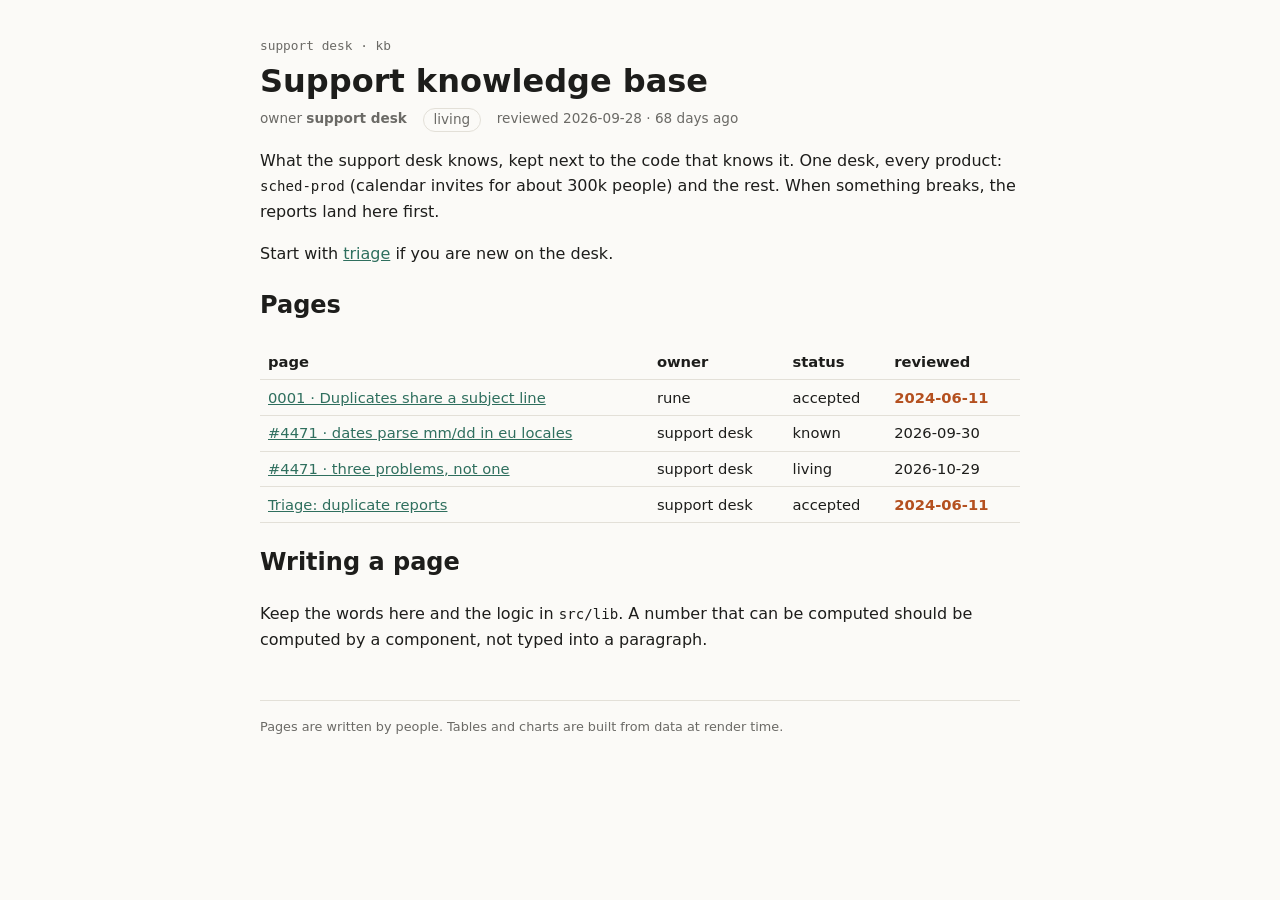
<file: rendered/kb.html>
<!doctype html>
<html lang="en">
  <head>
    <meta charset="utf-8" />
    <link href="./_app/immutable/entry/start.DHGSJWrH.js" rel="modulepreload">
		<link href="./_app/immutable/entry/payload.DSmR2FwN.js" rel="modulepreload">
		<link href="./_app/immutable/chunks/CRzLMJPS.js" rel="modulepreload">
		<link href="./_app/immutable/chunks/CiqoZ2A1.js" rel="modulepreload">
		<link href="./_app/immutable/chunks/CHfFqfNT.js" rel="modulepreload">
		<link href="./_app/immutable/chunks/DQG8lHS1.js" rel="modulepreload">
		<link href="./_app/immutable/entry/app.Du_1w2pz.js" rel="modulepreload">
		<link href="./_app/immutable/nodes/0.Izv2btRW.js" rel="modulepreload">
		<link href="./_app/immutable/chunks/DK3Fl9T5.js" rel="modulepreload">
		<link href="./_app/immutable/nodes/3.5qe-xXiz.js" rel="modulepreload">
		<link href="./_app/immutable/chunks/D2aY45x6.js" rel="modulepreload">
		<link href="./_app/immutable/chunks/B90MN3EE.js" rel="modulepreload">
		<link href="./_app/immutable/chunks/CX3lS4X4.js" rel="modulepreload">
		<link href="./_app/immutable/chunks/B1Yi8tH4.js" rel="modulepreload">
		<link href="./_app/immutable/chunks/CVBzP17p.js" rel="modulepreload">
		<link href="./_app/immutable/chunks/DcZ9TEUN.js" rel="modulepreload">
		<link href="./_app/immutable/chunks/CRYDMxNg.js" rel="modulepreload">
		<link href="./_app/immutable/chunks/Cj8h0tL3.js" rel="modulepreload">
		<!--e2jw2j--><!----><title>Support knowledge base · support kb</title>
		<link href="./_app/immutable/assets/runbook.COyw0cbZ.css" rel="stylesheet">
		<link href="./_app/immutable/assets/Callout.AbLv9dM_.css" rel="stylesheet">
		<link href="./_app/immutable/assets/_page.D56XP2ro.css" rel="stylesheet">
		<link href="./_app/immutable/assets/_page.dPWTHSUa.css" rel="stylesheet">
		<link href="./_app/immutable/assets/_page.DO6Yid7X.css" rel="stylesheet">
		<link href="./_app/immutable/assets/3.Bt0MwIZg.css" rel="stylesheet">
  </head>
  <body>
    <div style="display: contents"><!--[--><!--[--><!--[0--><!--[--><!--[--><!--[-1--><!--[--><div class="kb svelte-e2jw2j"><header><a class="crumb svelte-e2jw2j" href="/kb">support desk · kb</a> <h1 class="svelte-e2jw2j">Support knowledge base</h1> <p class="meta svelte-e2jw2j"><span>owner <b>support desk</b></span> <span class="status living svelte-e2jw2j">living</span> <span class="svelte-e2jw2j">reviewed 2026-09-28 · 31 days ago</span></p></header> <!--[-1--><!--]--> <main><p>What the support desk knows, kept next to the code that knows it. One desk, every product: <code>sched-prod</code> (calendar invites for about 300k people) and the rest. When something breaks, the reports land here first.</p> <p>Start with <a href="/kb/triage/dedupe">triage</a> if you are new on the desk.</p> <h2>Pages</h2> <table><thead><tr><th>page</th><th>owner</th><th>status</th><th>reviewed</th></tr></thead><tbody><!--[--><tr><td><a href="/kb/decisions/0001-dedupe-by-subject">0001 · Duplicates share a subject line</a></td><td>rune</td><td>accepted</td><td class="svelte-tbc1ha stale">2024-06-11</td></tr><tr><td><a href="/kb/incidents/4471">#4471 · dates parse mm/dd in eu locales</a></td><td>support desk</td><td>known</td><td class="svelte-tbc1ha">2026-09-30</td></tr><tr><td><a href="/kb/incidents/4471-split">#4471 · three problems, not one</a></td><td>support desk</td><td>living</td><td class="svelte-tbc1ha">2026-10-29</td></tr><tr><td><a href="/kb/triage/dedupe">Triage: duplicate reports</a></td><td>support desk</td><td>accepted</td><td class="svelte-tbc1ha stale">2024-06-11</td></tr><!--]--></tbody></table><!----> <h2>Writing a page</h2> <p>Keep the words here and the logic in <code>src/lib</code>. A number that can be computed should be
computed by a component, not typed into a paragraph.</p><!----></main> <footer class="svelte-e2jw2j">Pages are written by people. Tables and charts are built from data at render time.</footer></div><!--]--><!--]--><!--]--><!----><!--]--><!--]--><!--]--><!----> <!--[-1--><!--]--><!--]-->
			
			<script>
				{
					__sveltekit_70u590 = {
						base: new URL(".", location).pathname.slice(0, -1),
						version: "1793301837416"
					};

					const element = document.currentScript.parentElement;

					import("./_app/immutable/entry/start.DHGSJWrH.js").then(async (kit) => {
						kit.init(__sveltekit_70u590);
						const app = await import("./_app/immutable/entry/app.Du_1w2pz.js");
						kit.start(app, element, {
							node_ids: [0, 3],
							data: [null,null],
							form: null,
							error: null
						});
					});
				}
			</script>
		</div>
  </body>
</html>
</file>
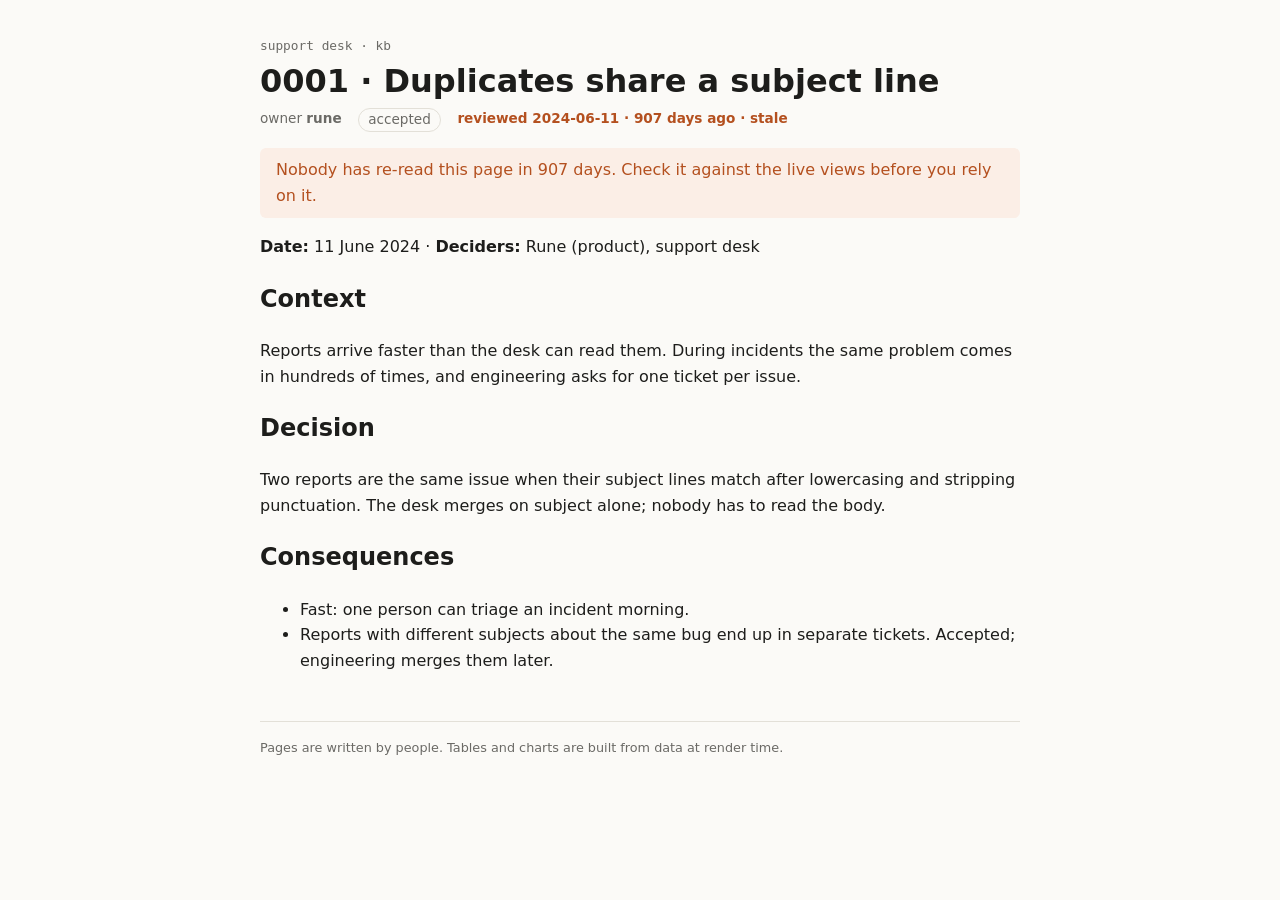
<file: rendered/kb/decisions/0001-dedupe-by-subject.html>
<!doctype html>
<html lang="en">
  <head>
    <meta charset="utf-8" />
    <link href="../../_app/immutable/entry/start.DHGSJWrH.js" rel="modulepreload">
		<link href="../../_app/immutable/entry/payload.DSmR2FwN.js" rel="modulepreload">
		<link href="../../_app/immutable/chunks/CRzLMJPS.js" rel="modulepreload">
		<link href="../../_app/immutable/chunks/CiqoZ2A1.js" rel="modulepreload">
		<link href="../../_app/immutable/chunks/CHfFqfNT.js" rel="modulepreload">
		<link href="../../_app/immutable/chunks/DQG8lHS1.js" rel="modulepreload">
		<link href="../../_app/immutable/entry/app.Du_1w2pz.js" rel="modulepreload">
		<link href="../../_app/immutable/nodes/0.Izv2btRW.js" rel="modulepreload">
		<link href="../../_app/immutable/chunks/DK3Fl9T5.js" rel="modulepreload">
		<link href="../../_app/immutable/nodes/4.CQXSqbuI.js" rel="modulepreload">
		<link href="../../_app/immutable/chunks/CX3lS4X4.js" rel="modulepreload">
		<link href="../../_app/immutable/chunks/D2aY45x6.js" rel="modulepreload">
		<link href="../../_app/immutable/chunks/B90MN3EE.js" rel="modulepreload">
		<!--e2jw2j--><!----><title>0001 · Duplicates share a subject line · support kb</title>
		<link href="../../_app/immutable/assets/runbook.COyw0cbZ.css" rel="stylesheet">
  </head>
  <body>
    <div style="display: contents"><!--[--><!--[--><!--[0--><!--[--><!--[--><!--[-1--><!--[--><div class="kb svelte-e2jw2j"><header><a class="crumb svelte-e2jw2j" href="/kb">support desk · kb</a> <h1 class="svelte-e2jw2j">0001 · Duplicates share a subject line</h1> <p class="meta svelte-e2jw2j"><span>owner <b>rune</b></span> <span class="status accepted svelte-e2jw2j">accepted</span> <span class="svelte-e2jw2j stale">reviewed 2024-06-11 · 870 days ago · stale</span></p></header> <!--[0--><p class="banner svelte-e2jw2j">Nobody has re-read this page in 870 days. Check it against the live views before you rely on it.</p><!--]--> <main><p><strong>Date:</strong> 11 June 2024 · <strong>Deciders:</strong> Rune (product), support desk</p> <h2>Context</h2> <p>Reports arrive faster than the desk can read them. During incidents the same problem comes in
hundreds of times, and engineering asks for one ticket per issue.</p> <h2>Decision</h2> <p>Two reports are the same issue when their subject lines match after lowercasing and stripping
punctuation. The desk merges on subject alone; nobody has to read the body.</p> <h2>Consequences</h2> <ul><li>Fast: one person can triage an incident morning.</li> <li>Reports with different subjects about the same bug end up in separate tickets. Accepted;
engineering merges them later.</li></ul><!----></main> <footer class="svelte-e2jw2j">Pages are written by people. Tables and charts are built from data at render time.</footer></div><!--]--><!--]--><!--]--><!----><!--]--><!--]--><!--]--><!----> <!--[-1--><!--]--><!--]-->
			
			<script>
				{
					__sveltekit_70u590 = {
						base: new URL("../..", location).pathname.slice(0, -1),
						version: "1793301837416"
					};

					const element = document.currentScript.parentElement;

					import("../../_app/immutable/entry/start.DHGSJWrH.js").then(async (kit) => {
						kit.init(__sveltekit_70u590);
						const app = await import("../../_app/immutable/entry/app.Du_1w2pz.js");
						kit.start(app, element, {
							node_ids: [0, 4],
							data: [null,null],
							form: null,
							error: null
						});
					});
				}
			</script>
		</div>
  </body>
</html>
</file>
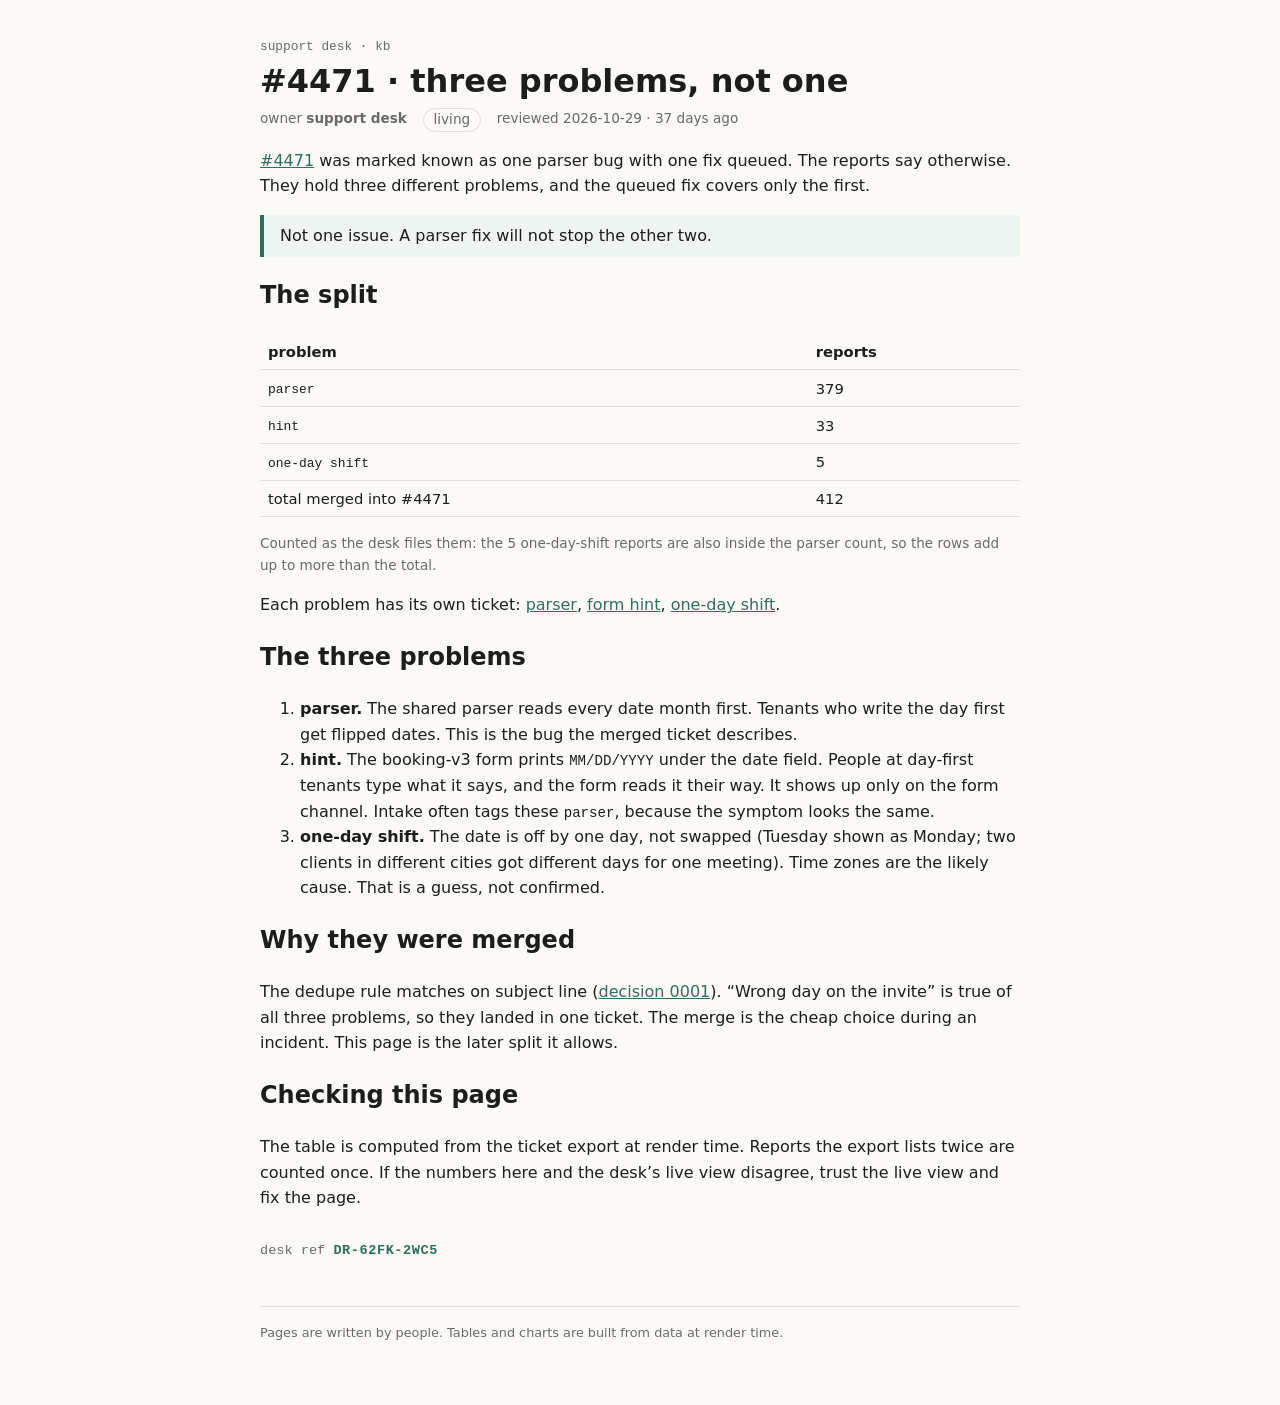
<file: rendered/kb/incidents/4471-split.html>
<!doctype html>
<html lang="en">
  <head>
    <meta charset="utf-8" />
    <link href="../../_app/immutable/entry/start.DHGSJWrH.js" rel="modulepreload">
		<link href="../../_app/immutable/entry/payload.DSmR2FwN.js" rel="modulepreload">
		<link href="../../_app/immutable/chunks/CRzLMJPS.js" rel="modulepreload">
		<link href="../../_app/immutable/chunks/CiqoZ2A1.js" rel="modulepreload">
		<link href="../../_app/immutable/chunks/CHfFqfNT.js" rel="modulepreload">
		<link href="../../_app/immutable/chunks/DQG8lHS1.js" rel="modulepreload">
		<link href="../../_app/immutable/entry/app.Du_1w2pz.js" rel="modulepreload">
		<link href="../../_app/immutable/nodes/0.Izv2btRW.js" rel="modulepreload">
		<link href="../../_app/immutable/chunks/DK3Fl9T5.js" rel="modulepreload">
		<link href="../../_app/immutable/nodes/6.DziifoZ2.js" rel="modulepreload">
		<link href="../../_app/immutable/chunks/CRYDMxNg.js" rel="modulepreload">
		<link href="../../_app/immutable/chunks/D2aY45x6.js" rel="modulepreload">
		<link href="../../_app/immutable/chunks/B90MN3EE.js" rel="modulepreload">
		<link href="../../_app/immutable/chunks/CVBzP17p.js" rel="modulepreload">
		<link href="../../_app/immutable/chunks/DcZ9TEUN.js" rel="modulepreload">
		<!--e2jw2j--><!----><title>#4471 · three problems, not one · support kb</title>
		<link href="../../_app/immutable/assets/runbook.COyw0cbZ.css" rel="stylesheet">
		<link href="../../_app/immutable/assets/Callout.AbLv9dM_.css" rel="stylesheet">
		<link href="../../_app/immutable/assets/_page.dPWTHSUa.css" rel="stylesheet">
  </head>
  <body>
    <div style="display: contents"><!--[--><!--[--><!--[0--><!--[--><!--[--><!--[-1--><!--[--><div class="kb svelte-e2jw2j"><header><a class="crumb svelte-e2jw2j" href="/kb">support desk · kb</a> <h1 class="svelte-e2jw2j">#4471 · three problems, not one</h1> <p class="meta svelte-e2jw2j"><span>owner <b>support desk</b></span> <span class="status living svelte-e2jw2j">living</span> <span class="svelte-e2jw2j">reviewed 2026-10-29 · 0 days ago</span></p></header> <!--[-1--><!--]--> <main><p><a href="/kb/incidents/4471">#4471</a> was marked known as one parser bug with one fix queued. The reports
say otherwise. They hold three different problems, and the queued fix covers only the first.</p> <aside class="note svelte-17bri61"><!---->Not one issue. A parser fix will not stop the other two.<!----></aside><!----> <h2>The split</h2> <table><thead><tr><th>problem</th><th>reports</th></tr></thead><tbody><!--[--><tr><td><code>parser</code></td><td>379</td></tr><tr><td><code>hint</code></td><td>33</td></tr><tr><td><code>one-day shift</code></td><td>5</td></tr><!--]--></tbody><tfoot><tr><td>total merged into #4471</td><td>412</td></tr></tfoot></table> <p class="note svelte-h3x27m">Counted as the desk files them: the 5 one-day-shift reports are also inside the parser count, so the rows add up to more than the total.</p><!----> <p>Each problem has its own ticket: <a href="https://github.com/IgroztrAlle/MegaDev/issues/1" rel="nofollow">parser</a>, <a href="https://github.com/IgroztrAlle/MegaDev/issues/2" rel="nofollow">form hint</a>, <a href="https://github.com/IgroztrAlle/MegaDev/issues/3" rel="nofollow">one-day shift</a>.</p> <h2>The three problems</h2> <ol><li><strong>parser.</strong> The shared parser reads every date month first. Tenants who write the day first
get flipped dates. This is the bug the merged ticket describes.</li> <li><strong>hint.</strong> The booking-v3 form prints <code>MM/DD/YYYY</code> under the date field. People at day-first
tenants type what it says, and the form reads it their way. It shows up only on the form
channel. Intake often tags these <code>parser</code>, because the symptom looks the same.</li> <li><strong>one-day shift.</strong> The date is off by one day, not swapped (Tuesday shown as Monday; two
clients in different cities got different days for one meeting). Time zones are the likely
cause. That is a guess, not confirmed.</li></ol> <h2>Why they were merged</h2> <p>The dedupe rule matches on subject line (<a href="/kb/decisions/0001-dedupe-by-subject">decision 0001</a>).
“Wrong day on the invite” is true of all three problems, so they landed in one ticket. The
merge is the cheap choice during an incident. This page is the later split it allows.</p> <h2>Checking this page</h2> <p>The table is computed from the ticket export at render time. Reports the export lists twice
are counted once. If the numbers here and the desk’s live view disagree, trust the live view
and fix the page.</p> <!--[0--><p class="stamp svelte-1280m42">desk ref <b class="svelte-1280m42">DR-62FK-2WC5</b></p><!--]--><!----><!----></main> <footer class="svelte-e2jw2j">Pages are written by people. Tables and charts are built from data at render time.</footer></div><!--]--><!--]--><!--]--><!----><!--]--><!--]--><!--]--><!----> <!--[-1--><!--]--><!--]-->
			
			<script>
				{
					__sveltekit_70u590 = {
						base: new URL("../..", location).pathname.slice(0, -1),
						version: "1793301837416"
					};

					const element = document.currentScript.parentElement;

					import("../../_app/immutable/entry/start.DHGSJWrH.js").then(async (kit) => {
						kit.init(__sveltekit_70u590);
						const app = await import("../../_app/immutable/entry/app.Du_1w2pz.js");
						kit.start(app, element, {
							node_ids: [0, 6],
							data: [null,null],
							form: null,
							error: null
						});
					});
				}
			</script>
		</div>
  </body>
</html>
</file>
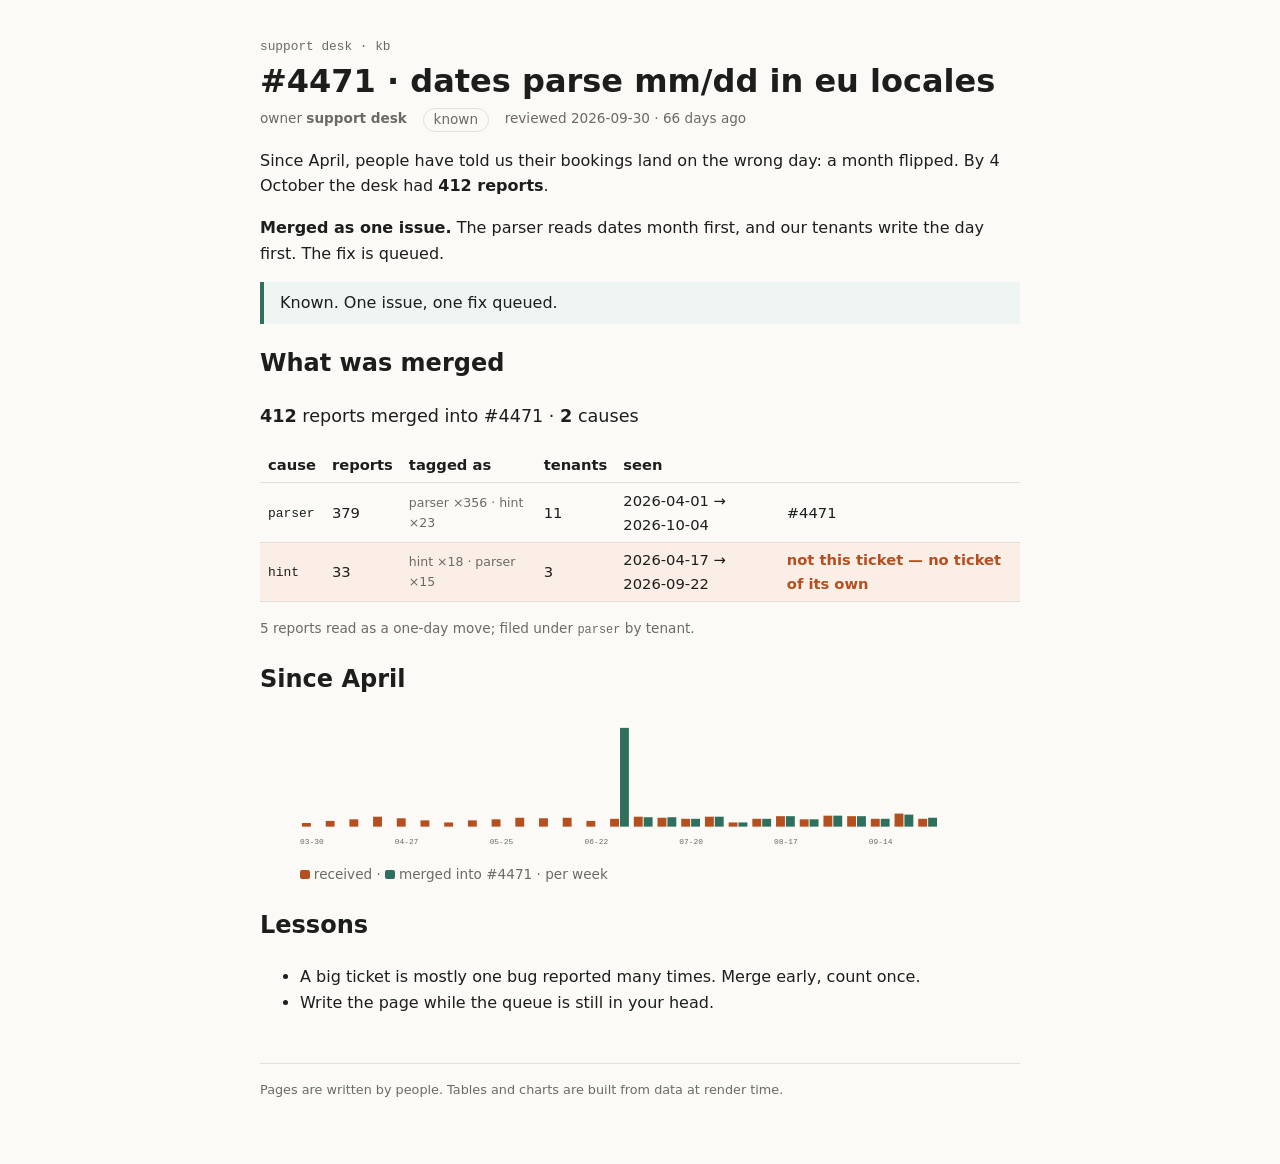
<file: rendered/kb/incidents/4471.html>
<!doctype html>
<html lang="en">
  <head>
    <meta charset="utf-8" />
    <link href="../../_app/immutable/entry/start.DHGSJWrH.js" rel="modulepreload">
		<link href="../../_app/immutable/entry/payload.DSmR2FwN.js" rel="modulepreload">
		<link href="../../_app/immutable/chunks/CRzLMJPS.js" rel="modulepreload">
		<link href="../../_app/immutable/chunks/CiqoZ2A1.js" rel="modulepreload">
		<link href="../../_app/immutable/chunks/CHfFqfNT.js" rel="modulepreload">
		<link href="../../_app/immutable/chunks/DQG8lHS1.js" rel="modulepreload">
		<link href="../../_app/immutable/entry/app.Du_1w2pz.js" rel="modulepreload">
		<link href="../../_app/immutable/nodes/0.Izv2btRW.js" rel="modulepreload">
		<link href="../../_app/immutable/chunks/DK3Fl9T5.js" rel="modulepreload">
		<link href="../../_app/immutable/nodes/5.huHfqkZc.js" rel="modulepreload">
		<link href="../../_app/immutable/chunks/B1Yi8tH4.js" rel="modulepreload">
		<link href="../../_app/immutable/chunks/D2aY45x6.js" rel="modulepreload">
		<link href="../../_app/immutable/chunks/B90MN3EE.js" rel="modulepreload">
		<link href="../../_app/immutable/chunks/CVBzP17p.js" rel="modulepreload">
		<link href="../../_app/immutable/chunks/DcZ9TEUN.js" rel="modulepreload">
		<!--e2jw2j--><!----><title>#4471 · dates parse mm/dd in eu locales · support kb</title>
		<link href="../../_app/immutable/assets/runbook.COyw0cbZ.css" rel="stylesheet">
		<link href="../../_app/immutable/assets/Callout.AbLv9dM_.css" rel="stylesheet">
		<link href="../../_app/immutable/assets/_page.D56XP2ro.css" rel="stylesheet">
  </head>
  <body>
    <div style="display: contents"><!--[--><!--[--><!--[0--><!--[--><!--[--><!--[-1--><!--[--><div class="kb svelte-e2jw2j"><header><a class="crumb svelte-e2jw2j" href="/kb">support desk · kb</a> <h1 class="svelte-e2jw2j">#4471 · dates parse mm/dd in eu locales</h1> <p class="meta svelte-e2jw2j"><span>owner <b>support desk</b></span> <span class="status known svelte-e2jw2j">known</span> <span class="svelte-e2jw2j">reviewed 2026-09-30 · 29 days ago</span></p></header> <!--[-1--><!--]--> <main><p>Since April, people have told us their bookings land on the wrong day: a month flipped. By
4 October the desk had <strong>412 reports</strong>.</p> <p><strong>Merged as one issue.</strong> The parser reads dates month first, and our tenants write the day
first. The fix is queued.</p> <aside class="note svelte-17bri61"><!---->Known. One issue, one fix queued.<!----></aside><!----> <h2>What was merged</h2> <p class="sum svelte-12oyimm"><strong>412</strong> reports merged into #4471 · <strong>2</strong> causes</p> <table><thead><tr><th>cause</th><th>reports</th><th>tagged as</th><th>tenants</th><th>seen</th><th></th></tr></thead><tbody><!--[--><tr class="svelte-12oyimm"><td class="svelte-12oyimm"><code>parser</code></td><td class="svelte-12oyimm">379</td><td class="tags svelte-12oyimm">parser ×356 · hint ×23</td><td class="svelte-12oyimm">11</td><td class="svelte-12oyimm">2026-04-01 → 2026-10-04</td><td class="svelte-12oyimm">#4471</td></tr><tr class="svelte-12oyimm wrong"><td class="svelte-12oyimm"><code>hint</code></td><td class="svelte-12oyimm">33</td><td class="tags svelte-12oyimm">hint ×18 · parser ×15</td><td class="svelte-12oyimm">3</td><td class="svelte-12oyimm">2026-04-17 → 2026-09-22</td><td class="svelte-12oyimm">not this ticket — no ticket of its own</td></tr><!--]--></tbody></table> <!--[--><!--[0--><p class="note svelte-12oyimm">5 reports read as a one-day move; filed under <code>parser</code> by tenant.</p><!--]--><!--[-1--><!--]--><!--]--><!----> <h2>Since April</h2> <figure><svg viewBox="0 0 648 140" role="img" aria-label="reports received and merged into #4471, per week" class="svelte-18a6qal"><!--[--><rect class="in svelte-18a6qal" x="2" y="106.29629629629629" width="9" height="3.7037037037037033"></rect><rect class="merged svelte-18a6qal" x="12" y="110" width="9" height="0"></rect><!--[0--><text x="12" y="128" class="svelte-18a6qal">03-30</text><!--]--><rect class="in svelte-18a6qal" x="26" y="104.17989417989418" width="9" height="5.82010582010582"></rect><rect class="merged svelte-18a6qal" x="36" y="110" width="9" height="0"></rect><!--[-1--><!--]--><rect class="in svelte-18a6qal" x="50" y="102.5925925925926" width="9" height="7.4074074074074066"></rect><rect class="merged svelte-18a6qal" x="60" y="110" width="9" height="0"></rect><!--[-1--><!--]--><rect class="in svelte-18a6qal" x="74" y="99.94708994708995" width="9" height="10.052910052910052"></rect><rect class="merged svelte-18a6qal" x="84" y="110" width="9" height="0"></rect><!--[-1--><!--]--><rect class="in svelte-18a6qal" x="98" y="101.53439153439153" width="9" height="8.465608465608465"></rect><rect class="merged svelte-18a6qal" x="108" y="110" width="9" height="0"></rect><!--[0--><text x="108" y="128" class="svelte-18a6qal">04-27</text><!--]--><rect class="in svelte-18a6qal" x="122" y="103.65079365079364" width="9" height="6.349206349206349"></rect><rect class="merged svelte-18a6qal" x="132" y="110" width="9" height="0"></rect><!--[-1--><!--]--><rect class="in svelte-18a6qal" x="146" y="105.76719576719577" width="9" height="4.232804232804233"></rect><rect class="merged svelte-18a6qal" x="156" y="110" width="9" height="0"></rect><!--[-1--><!--]--><rect class="in svelte-18a6qal" x="170" y="103.65079365079364" width="9" height="6.349206349206349"></rect><rect class="merged svelte-18a6qal" x="180" y="110" width="9" height="0"></rect><!--[-1--><!--]--><rect class="in svelte-18a6qal" x="194" y="102.5925925925926" width="9" height="7.4074074074074066"></rect><rect class="merged svelte-18a6qal" x="204" y="110" width="9" height="0"></rect><!--[0--><text x="204" y="128" class="svelte-18a6qal">05-25</text><!--]--><rect class="in svelte-18a6qal" x="218" y="101.00529100529101" width="9" height="8.994708994708994"></rect><rect class="merged svelte-18a6qal" x="228" y="110" width="9" height="0"></rect><!--[-1--><!--]--><rect class="in svelte-18a6qal" x="242" y="101.53439153439153" width="9" height="8.465608465608465"></rect><rect class="merged svelte-18a6qal" x="252" y="110" width="9" height="0"></rect><!--[-1--><!--]--><rect class="in svelte-18a6qal" x="266" y="101.00529100529101" width="9" height="8.994708994708994"></rect><rect class="merged svelte-18a6qal" x="276" y="110" width="9" height="0"></rect><!--[-1--><!--]--><rect class="in svelte-18a6qal" x="290" y="104.17989417989418" width="9" height="5.82010582010582"></rect><rect class="merged svelte-18a6qal" x="300" y="110" width="9" height="0"></rect><!--[0--><text x="300" y="128" class="svelte-18a6qal">06-22</text><!--]--><rect class="in svelte-18a6qal" x="314" y="102.06349206349206" width="9" height="7.936507936507936"></rect><rect class="merged svelte-18a6qal" x="324" y="10" width="9" height="100"></rect><!--[-1--><!--]--><rect class="in svelte-18a6qal" x="338" y="99.94708994708995" width="9" height="10.052910052910052"></rect><rect class="merged svelte-18a6qal" x="348" y="100.47619047619048" width="9" height="9.523809523809524"></rect><!--[-1--><!--]--><rect class="in svelte-18a6qal" x="362" y="101.00529100529101" width="9" height="8.994708994708994"></rect><rect class="merged svelte-18a6qal" x="372" y="100.47619047619048" width="9" height="9.523809523809524"></rect><!--[-1--><!--]--><rect class="in svelte-18a6qal" x="386" y="102.06349206349206" width="9" height="7.936507936507936"></rect><rect class="merged svelte-18a6qal" x="396" y="102.06349206349206" width="9" height="7.936507936507936"></rect><!--[0--><text x="396" y="128" class="svelte-18a6qal">07-20</text><!--]--><rect class="in svelte-18a6qal" x="410" y="99.94708994708995" width="9" height="10.052910052910052"></rect><rect class="merged svelte-18a6qal" x="420" y="99.94708994708995" width="9" height="10.052910052910052"></rect><!--[-1--><!--]--><rect class="in svelte-18a6qal" x="434" y="105.76719576719577" width="9" height="4.232804232804233"></rect><rect class="merged svelte-18a6qal" x="444" y="105.76719576719577" width="9" height="4.232804232804233"></rect><!--[-1--><!--]--><rect class="in svelte-18a6qal" x="458" y="102.06349206349206" width="9" height="7.936507936507936"></rect><rect class="merged svelte-18a6qal" x="468" y="102.06349206349206" width="9" height="7.936507936507936"></rect><!--[-1--><!--]--><rect class="in svelte-18a6qal" x="482" y="99.41798941798942" width="9" height="10.582010582010582"></rect><rect class="merged svelte-18a6qal" x="492" y="99.41798941798942" width="9" height="10.582010582010582"></rect><!--[0--><text x="492" y="128" class="svelte-18a6qal">08-17</text><!--]--><rect class="in svelte-18a6qal" x="506" y="102.5925925925926" width="9" height="7.4074074074074066"></rect><rect class="merged svelte-18a6qal" x="516" y="102.5925925925926" width="9" height="7.4074074074074066"></rect><!--[-1--><!--]--><rect class="in svelte-18a6qal" x="530" y="98.88888888888889" width="9" height="11.11111111111111"></rect><rect class="merged svelte-18a6qal" x="540" y="98.88888888888889" width="9" height="11.11111111111111"></rect><!--[-1--><!--]--><rect class="in svelte-18a6qal" x="554" y="99.41798941798942" width="9" height="10.582010582010582"></rect><rect class="merged svelte-18a6qal" x="564" y="99.41798941798942" width="9" height="10.582010582010582"></rect><!--[-1--><!--]--><rect class="in svelte-18a6qal" x="578" y="102.06349206349206" width="9" height="7.936507936507936"></rect><rect class="merged svelte-18a6qal" x="588" y="102.06349206349206" width="9" height="7.936507936507936"></rect><!--[0--><text x="588" y="128" class="svelte-18a6qal">09-14</text><!--]--><rect class="in svelte-18a6qal" x="602" y="96.77248677248677" width="9" height="13.227513227513226"></rect><rect class="merged svelte-18a6qal" x="612" y="97.83068783068784" width="9" height="12.16931216931217"></rect><!--[-1--><!--]--><rect class="in svelte-18a6qal" x="626" y="102.06349206349206" width="9" height="7.936507936507936"></rect><rect class="merged svelte-18a6qal" x="636" y="101.00529100529101" width="9" height="8.994708994708994"></rect><!--[-1--><!--]--><!--]--></svg> <figcaption class="svelte-18a6qal"><span class="key in svelte-18a6qal"></span> received · <span class="key merged svelte-18a6qal"></span> merged into #4471 · per week</figcaption></figure><!----> <h2>Lessons</h2> <ul><li>A big ticket is mostly one bug reported many times. Merge early, count once.</li> <li>Write the page while the queue is still in your head.</li></ul><!----></main> <footer class="svelte-e2jw2j">Pages are written by people. Tables and charts are built from data at render time.</footer></div><!--]--><!--]--><!--]--><!----><!--]--><!--]--><!--]--><!----> <!--[-1--><!--]--><!--]-->
			
			<script>
				{
					__sveltekit_70u590 = {
						base: new URL("../..", location).pathname.slice(0, -1),
						version: "1793301837416"
					};

					const element = document.currentScript.parentElement;

					import("../../_app/immutable/entry/start.DHGSJWrH.js").then(async (kit) => {
						kit.init(__sveltekit_70u590);
						const app = await import("../../_app/immutable/entry/app.Du_1w2pz.js");
						kit.start(app, element, {
							node_ids: [0, 5],
							data: [null,null],
							form: null,
							error: null
						});
					});
				}
			</script>
		</div>
  </body>
</html>
</file>
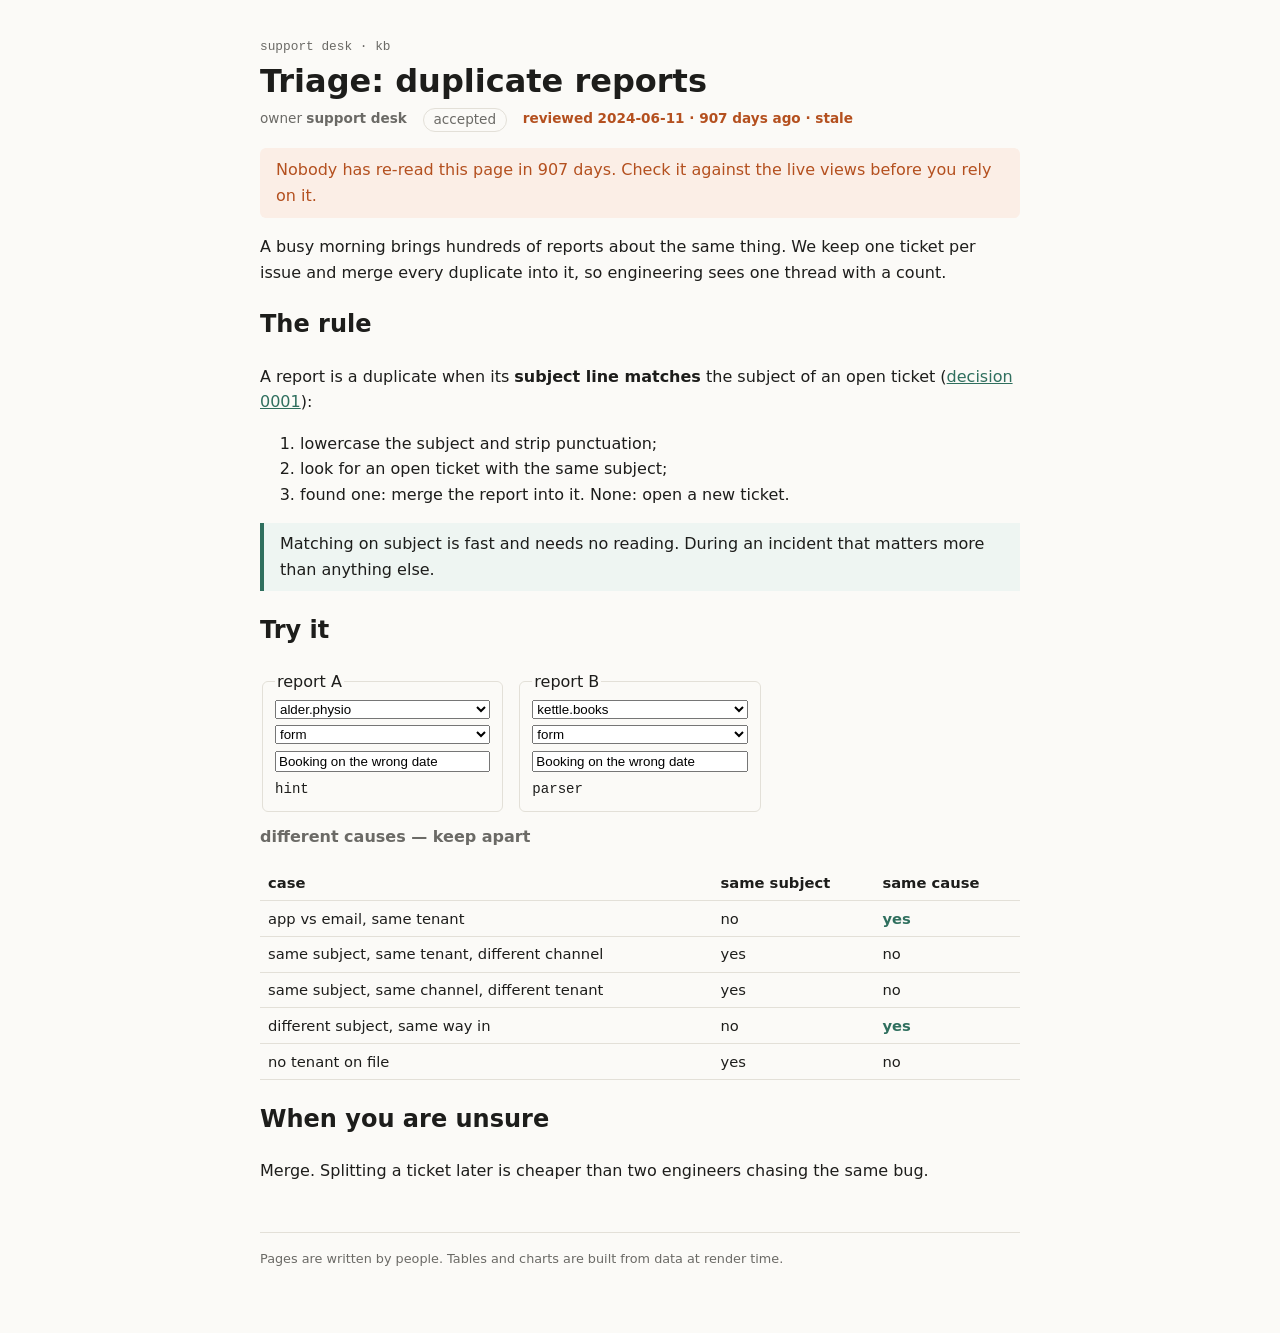
<file: rendered/kb/triage/dedupe.html>
<!doctype html>
<html lang="en">
  <head>
    <meta charset="utf-8" />
    <link href="../../_app/immutable/entry/start.DHGSJWrH.js" rel="modulepreload">
		<link href="../../_app/immutable/entry/payload.DSmR2FwN.js" rel="modulepreload">
		<link href="../../_app/immutable/chunks/CRzLMJPS.js" rel="modulepreload">
		<link href="../../_app/immutable/chunks/CiqoZ2A1.js" rel="modulepreload">
		<link href="../../_app/immutable/chunks/CHfFqfNT.js" rel="modulepreload">
		<link href="../../_app/immutable/chunks/DQG8lHS1.js" rel="modulepreload">
		<link href="../../_app/immutable/entry/app.Du_1w2pz.js" rel="modulepreload">
		<link href="../../_app/immutable/nodes/0.Izv2btRW.js" rel="modulepreload">
		<link href="../../_app/immutable/chunks/DK3Fl9T5.js" rel="modulepreload">
		<link href="../../_app/immutable/nodes/7.DnXVhjef.js" rel="modulepreload">
		<link href="../../_app/immutable/chunks/Cj8h0tL3.js" rel="modulepreload">
		<link href="../../_app/immutable/chunks/D2aY45x6.js" rel="modulepreload">
		<link href="../../_app/immutable/chunks/B90MN3EE.js" rel="modulepreload">
		<link href="../../_app/immutable/chunks/DcZ9TEUN.js" rel="modulepreload">
		<!--e2jw2j--><!----><title>Triage: duplicate reports · support kb</title>
		<link href="../../_app/immutable/assets/runbook.COyw0cbZ.css" rel="stylesheet">
		<link href="../../_app/immutable/assets/Callout.AbLv9dM_.css" rel="stylesheet">
		<link href="../../_app/immutable/assets/_page.DO6Yid7X.css" rel="stylesheet">
  </head>
  <body>
    <div style="display: contents"><!--[--><!--[--><!--[0--><!--[--><!--[--><!--[-1--><!--[--><div class="kb svelte-e2jw2j"><header><a class="crumb svelte-e2jw2j" href="/kb">support desk · kb</a> <h1 class="svelte-e2jw2j">Triage: duplicate reports</h1> <p class="meta svelte-e2jw2j"><span>owner <b>support desk</b></span> <span class="status accepted svelte-e2jw2j">accepted</span> <span class="svelte-e2jw2j stale">reviewed 2024-06-11 · 870 days ago · stale</span></p></header> <!--[0--><p class="banner svelte-e2jw2j">Nobody has re-read this page in 870 days. Check it against the live views before you rely on it.</p><!--]--> <main><p>A busy morning brings hundreds of reports about the same thing. We keep one ticket per issue
and merge every duplicate into it, so engineering sees one thread with a count.</p> <h2>The rule</h2> <p>A report is a duplicate when its <strong>subject line matches</strong> the subject of an open ticket
(<a href="/kb/decisions/0001-dedupe-by-subject">decision 0001</a>):</p> <ol><li>lowercase the subject and strip punctuation;</li> <li>look for an open ticket with the same subject;</li> <li>found one: merge the report into it. None: open a new ticket.</li></ol> <aside class="note svelte-17bri61"><!---->Matching on subject is fast and needs no reading. During an incident that matters more than
anything else.<!----></aside><!----> <h2>Try it</h2> <div class="try svelte-gq0h2h"><!--[--><fieldset class="svelte-gq0h2h"><legend>report A</legend> <select aria-label="tenant"><!--[--><option selected="">alder.physio</option><option>copper.studio</option><option>harbour.dental</option><option>kettle.books</option><option>lantern.row</option><option>long.table</option><option>morrow.tax</option><option>nine.lanterns</option><option>pale.harbour</option><option>ridge.clinic</option><option>stone.and.sons</option><!--]--></select> <select aria-label="channel"><!--[--><option>app</option><option>email</option><option selected="">form</option><!--]--></select> <input value="Booking on the wrong date" aria-label="subject"/> <code>hint</code></fieldset><fieldset class="svelte-gq0h2h"><legend>report B</legend> <select aria-label="tenant"><!--[--><option>alder.physio</option><option>copper.studio</option><option>harbour.dental</option><option selected="">kettle.books</option><option>lantern.row</option><option>long.table</option><option>morrow.tax</option><option>nine.lanterns</option><option>pale.harbour</option><option>ridge.clinic</option><option>stone.and.sons</option><!--]--></select> <select aria-label="channel"><!--[--><option>app</option><option>email</option><option selected="">form</option><!--]--></select> <input value="Booking on the wrong date" aria-label="subject"/> <code>parser</code></fieldset><!--]--> <p class="verdict svelte-gq0h2h">different causes — keep apart</p></div> <table><thead><tr><th>case</th><th>same subject</th><th>same cause</th></tr></thead><tbody><!--[--><tr><td>app vs email, same tenant</td><td>no</td><td class="svelte-gq0h2h dup">yes</td></tr><tr><td>same subject, same tenant, different channel</td><td>yes</td><td class="svelte-gq0h2h">no</td></tr><tr><td>same subject, same channel, different tenant</td><td>yes</td><td class="svelte-gq0h2h">no</td></tr><tr><td>different subject, same way in</td><td>no</td><td class="svelte-gq0h2h dup">yes</td></tr><tr><td>no tenant on file</td><td>yes</td><td class="svelte-gq0h2h">no</td></tr><!--]--></tbody></table><!----> <h2>When you are unsure</h2> <p>Merge. Splitting a ticket later is cheaper than two engineers chasing the same bug.</p><!----></main> <footer class="svelte-e2jw2j">Pages are written by people. Tables and charts are built from data at render time.</footer></div><!--]--><!--]--><!--]--><!----><!--]--><!--]--><!--]--><!----> <!--[-1--><!--]--><!--]-->
			
			<script>
				{
					__sveltekit_70u590 = {
						base: new URL("../..", location).pathname.slice(0, -1),
						version: "1793301837416"
					};

					const element = document.currentScript.parentElement;

					import("../../_app/immutable/entry/start.DHGSJWrH.js").then(async (kit) => {
						kit.init(__sveltekit_70u590);
						const app = await import("../../_app/immutable/entry/app.Du_1w2pz.js");
						kit.start(app, element, {
							node_ids: [0, 7],
							data: [null,null],
							form: null,
							error: null
						});
					});
				}
			</script>
		</div>
  </body>
</html>
</file>
<file: rendered/_app/immutable/assets/runbook.COyw0cbZ.css>
:root{--bg:#fbfaf7;--fg:#1d1d1b;--muted:#6b6a66;--line:#e3e0d8;--accent:#2f6f5e;--warn:#b4501f;--warn-bg:#fbeee6;--note-bg:#eef5f2;--mono:ui-monospace, "Cascadia Code", Menlo, monospace}@media (prefers-color-scheme:dark){:root{--bg:#171716;--fg:#ecebe6;--muted:#9c9a93;--line:#34332f;--accent:#6fbfa6;--warn:#f0905d;--warn-bg:#3a2418;--note-bg:#1d2c27}}body{background:var(--bg);color:var(--fg);margin:0;font:16px/1.6 system-ui,sans-serif}.kb table{border-collapse:collapse;width:100%;margin:1rem 0;font-size:.92rem}.kb th,.kb td{border-bottom:1px solid var(--line);text-align:left;padding:.35rem .5rem}.kb code{font-family:var(--mono);font-size:.88em}.kb a{color:var(--accent)}.kb.svelte-e2jw2j{max-width:760px;margin:0 auto;padding:2rem 16px 4rem}.crumb.svelte-e2jw2j{font:.8rem var(--mono);color:var(--muted);text-decoration:none}h1.svelte-e2jw2j{margin:.25rem 0 .5rem;line-height:1.2}.meta.svelte-e2jw2j{color:var(--muted);flex-wrap:wrap;gap:.5rem 1rem;margin:0;font-size:.85rem;display:flex}.status.svelte-e2jw2j{border:1px solid var(--line);border-radius:99px;padding:0 .6rem}.stale.svelte-e2jw2j{color:var(--warn);font-weight:600}.banner.svelte-e2jw2j{background:var(--warn-bg);color:var(--warn);border-radius:6px;padding:.6rem 1rem}footer.svelte-e2jw2j{color:var(--muted);border-top:1px solid var(--line);margin-top:3rem;padding-top:1rem;font-size:.8rem}
</file>
<file: rendered/_app/immutable/assets/Callout.AbLv9dM_.css>
aside.svelte-17bri61{border-left:4px solid var(--accent);background:var(--note-bg);margin:1rem 0;padding:.5rem 1rem}aside.warn.svelte-17bri61{border-color:var(--warn);background:var(--warn-bg)}
</file>
<file: rendered/_app/immutable/assets/_page.D56XP2ro.css>
.sum.svelte-12oyimm{font-size:1.1rem}.tags.svelte-12oyimm,.note.svelte-12oyimm{color:var(--muted);font-size:.85em}.wrong.svelte-12oyimm td:where(.svelte-12oyimm){background:var(--warn-bg)}.wrong.svelte-12oyimm td:where(.svelte-12oyimm):last-child{color:var(--warn);font-weight:600}svg.svelte-18a6qal{width:100%;max-width:640px}.in.svelte-18a6qal{fill:var(--warn)}.merged.svelte-18a6qal{fill:var(--accent)}text.svelte-18a6qal{font:8px var(--mono);fill:var(--muted);text-anchor:middle}figcaption.svelte-18a6qal{color:var(--muted);font-size:.85rem}.key.svelte-18a6qal{border-radius:2px;width:.7em;height:.7em;display:inline-block}.key.in.svelte-18a6qal{background:var(--warn)}.key.merged.svelte-18a6qal{background:var(--accent)}
</file>
<file: rendered/_app/immutable/assets/_page.dPWTHSUa.css>
.note.svelte-h3x27m{color:var(--muted);font-size:.85em}.stamp.svelte-1280m42{font:.85rem var(--mono);color:var(--muted);margin:2rem 0 0}.stamp.svelte-1280m42 b:where(.svelte-1280m42){color:var(--accent);letter-spacing:.04em}.missing.svelte-1280m42{color:var(--warn)}
</file>
<file: rendered/_app/immutable/assets/_page.DO6Yid7X.css>
.try.svelte-gq0h2h{grid-template-columns:repeat(auto-fit,minmax(220px,1fr));gap:.75rem;margin:1rem 0;display:grid}fieldset.svelte-gq0h2h{border:1px solid var(--line);border-radius:6px;gap:.4rem;display:grid}.verdict.svelte-gq0h2h{color:var(--muted);grid-column:1/-1;margin:0;font-weight:600}.dup.svelte-gq0h2h{color:var(--accent);font-weight:600}
</file>
<file: rendered/_app/immutable/assets/3.Bt0MwIZg.css>
.stale.svelte-tbc1ha{color:var(--warn);font-weight:600}
</file>
